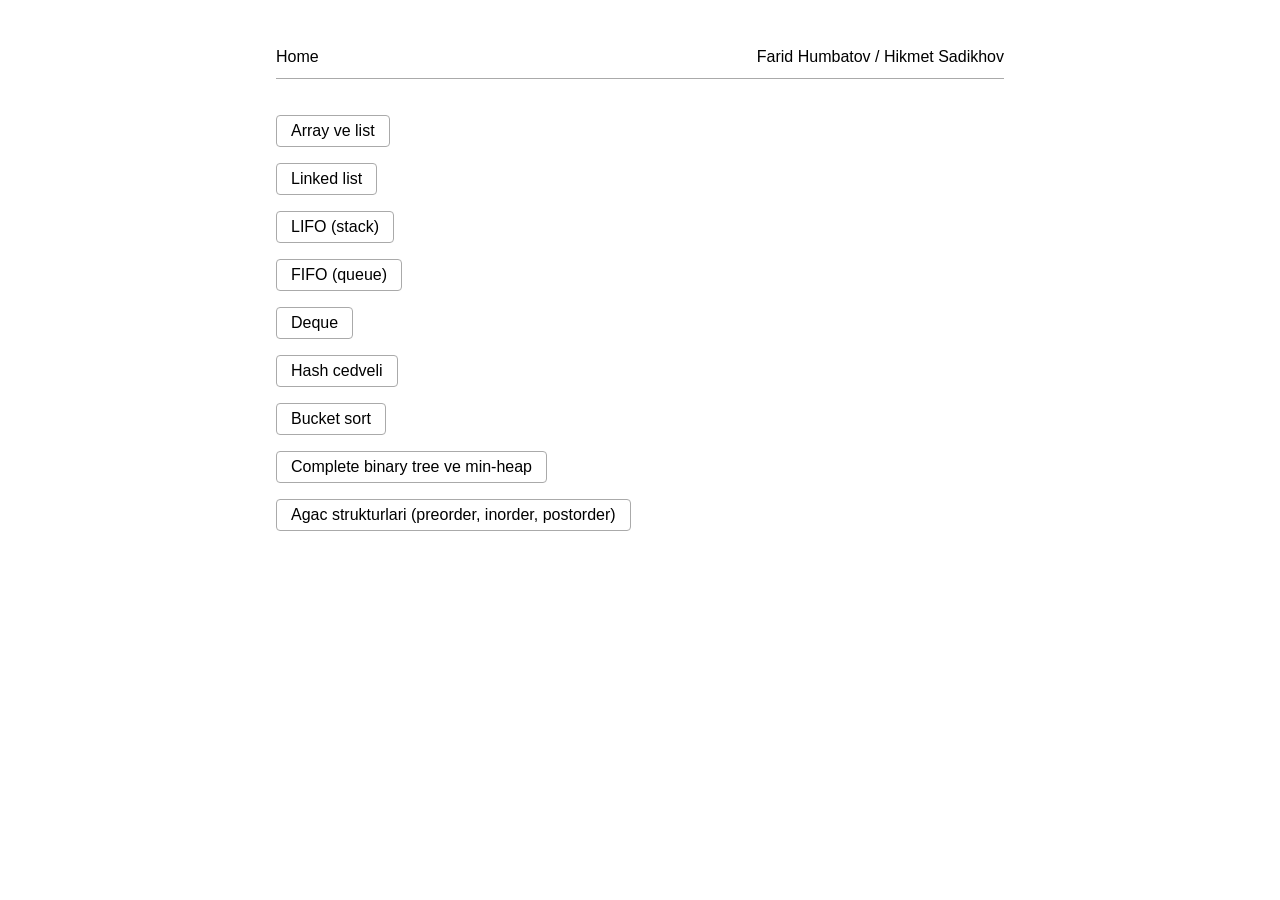
<file: index.html>
<!DOCTYPE html>
<html lang="en">

<head>
  <meta charset="UTF-8">
  <meta name="viewport" content="width=device-width, initial-scale=1.0">
  <link rel="stylesheet" href="style.css">
  <title>Ferdi Fealiyyet</title>
</head>

<body>

  <div class="container">

    <header>
      <p>Home</p> <p>Farid Humbatov / Hikmet Sadikhov</p>
    </header>

    <main>
      <ul>
        <li>
          <a href="array.html">Array ve list</a>
        </li>
        <li>
          <a href="linked-list.html">Linked list</a>
        </li>
        <li>
          <a href="lifo.html">LIFO (stack)</a>
        </li>
        <li>
          <a href="fifo.html">FIFO (queue)</a>
        </li>
        <li>
          <a href="deque.html">Deque</a>
        </li>
        <li>
          <a href="hash-table.html">Hash cedveli</a>
        </li>
        <li>
          <a href="bucket-sort.html">Bucket sort</a>
        </li>
        <li>
          <a href="min-heap.html">Complete binary tree ve min-heap</a>
        </li>
        <li>
          <a href="tree-traversal.html">Agac strukturlari (preorder, inorder, postorder)</a>
        </li>
      </ul>
    </main>

  </div>

</body>

</html>
</file>
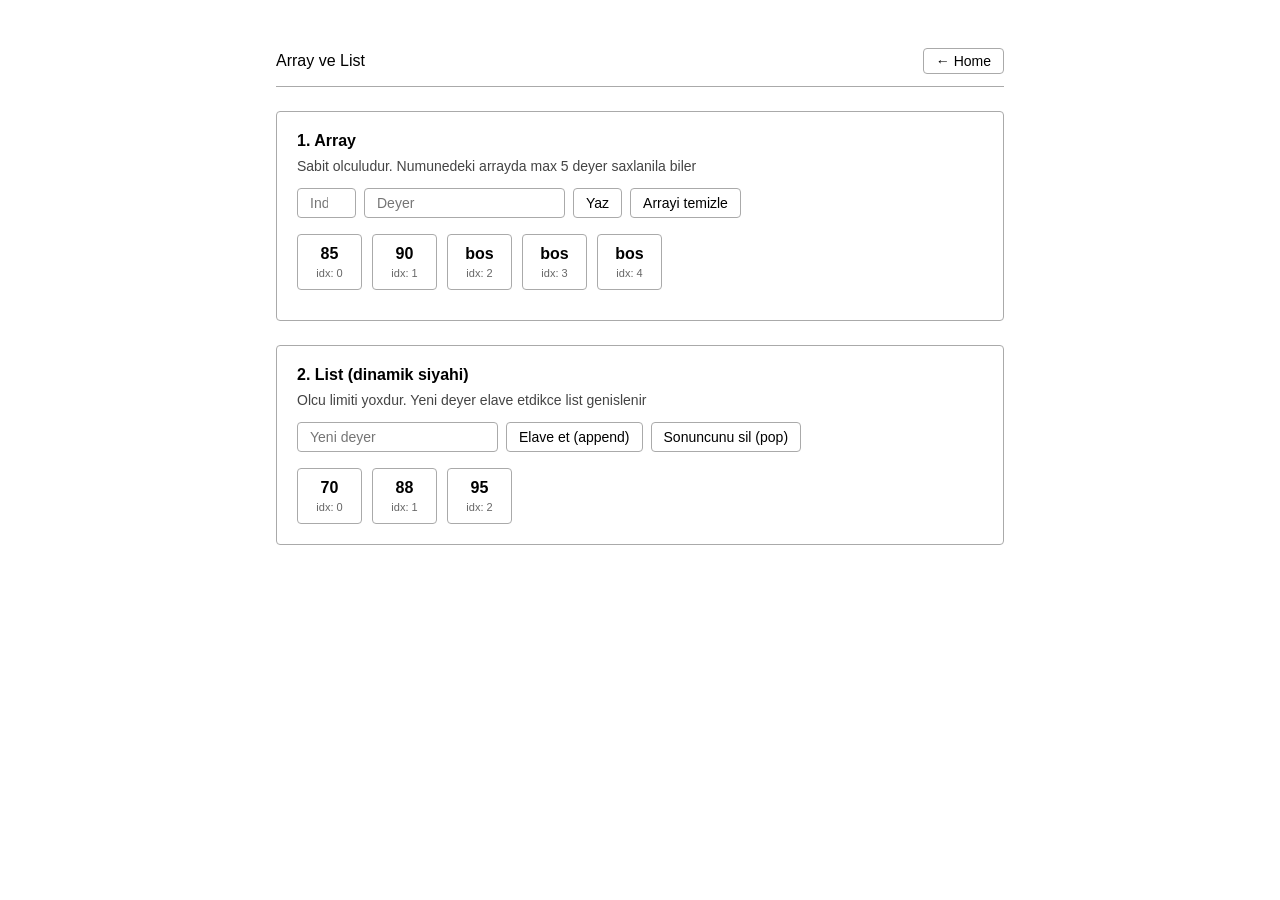
<file: array.html>
<!DOCTYPE html>
<html lang="az">

<head>
    <meta charset="UTF-8">
    <meta name="viewport" content="width=device-width, initial-scale=1.0">
    <link rel="stylesheet" href="style.css">
    <title>Array ve list</title>
</head>

<body>

    <div class="container">

        <header>
            <p>Array ve List</p>
            <a href="index.html">← Home</a>
        </header>

        <main>
            <div class="section">
                <h3>1. Array</h3>
                <p>Sabit olculudur. Numunedeki arrayda max 5 deyer saxlanila biler</p>

                <div class="controls">
                    <input type="number" id="arrIndex" placeholder="Index [0;4]" min="0" max="4">
                    <input type="number" id="arrVal" placeholder="Deyer">
                    <button onclick="setArray()">Yaz</button>
                    <button onclick="clearArray()">Arrayi temizle</button>
                </div>

                <div class="boxes" id="arrayContainer"></div>
                <div class="msg" id="arrMsg"></div>
            </div>

            <div class="section">
                <h3>2. List (dinamik siyahi)</h3>
                <p>Olcu limiti yoxdur. Yeni deyer elave etdikce list genislenir</p>

                <div class="controls">
                    <input type="number" id="listVal" placeholder="Yeni deyer">
                    <button onclick="addList()">Elave et (append)</button>
                    <button onclick="removeList()">Sonuncunu sil (pop)</button>
                </div>

                <div class="boxes" id="listContainer"></div>
            </div>
        </main>

    </div>

    <script>
        let fixedArray = [85, 90, null, null, null];

        function renderArray() {
            const container = document.getElementById("arrayContainer");
            container.innerHTML = "";
            for (let i = 0; i < fixedArray.length; i++) {
                let val = fixedArray[i] !== null ? fixedArray[i] : "bos";
                container.innerHTML += `<div class="box">${val}<span>idx: ${i}</span></div>`;
            }
        }

        function setArray() {
            const idx = parseInt(document.getElementById("arrIndex").value);
            const val = document.getElementById("arrVal").value;
            const msg = document.getElementById("arrMsg");

            if (isNaN(idx) || idx < 0 || idx > 4) {
                msg.innerText = "Index [0-4] arasi olmalidir";
                return;
            }
            if (val === "") return;

            msg.innerText = "";
            fixedArray[idx] = Number(val);
            renderArray();
        }

        function clearArray() {
            fixedArray = [null, null, null, null, null];
            document.getElementById("arrMsg").innerText = "";
            renderArray();
        }

        let dynamicList = [70, 88, 95];

        function renderList() {
            const container = document.getElementById("listContainer");
            container.innerHTML = "";
            dynamicList.forEach((item, index) => {
                container.innerHTML += `<div class="box">${item}<span>idx: ${index}</span></div>`;
            });
        }

        function addList() {
            const val = document.getElementById("listVal").value;
            if (val === "") return;
            dynamicList.push(Number(val));
            document.getElementById("listVal").value = "";
            renderList();
        }

        function removeList() {
            dynamicList.pop();
            renderList();
        }

        renderArray();
        renderList();
    </script>

</body>

</html>
</file>
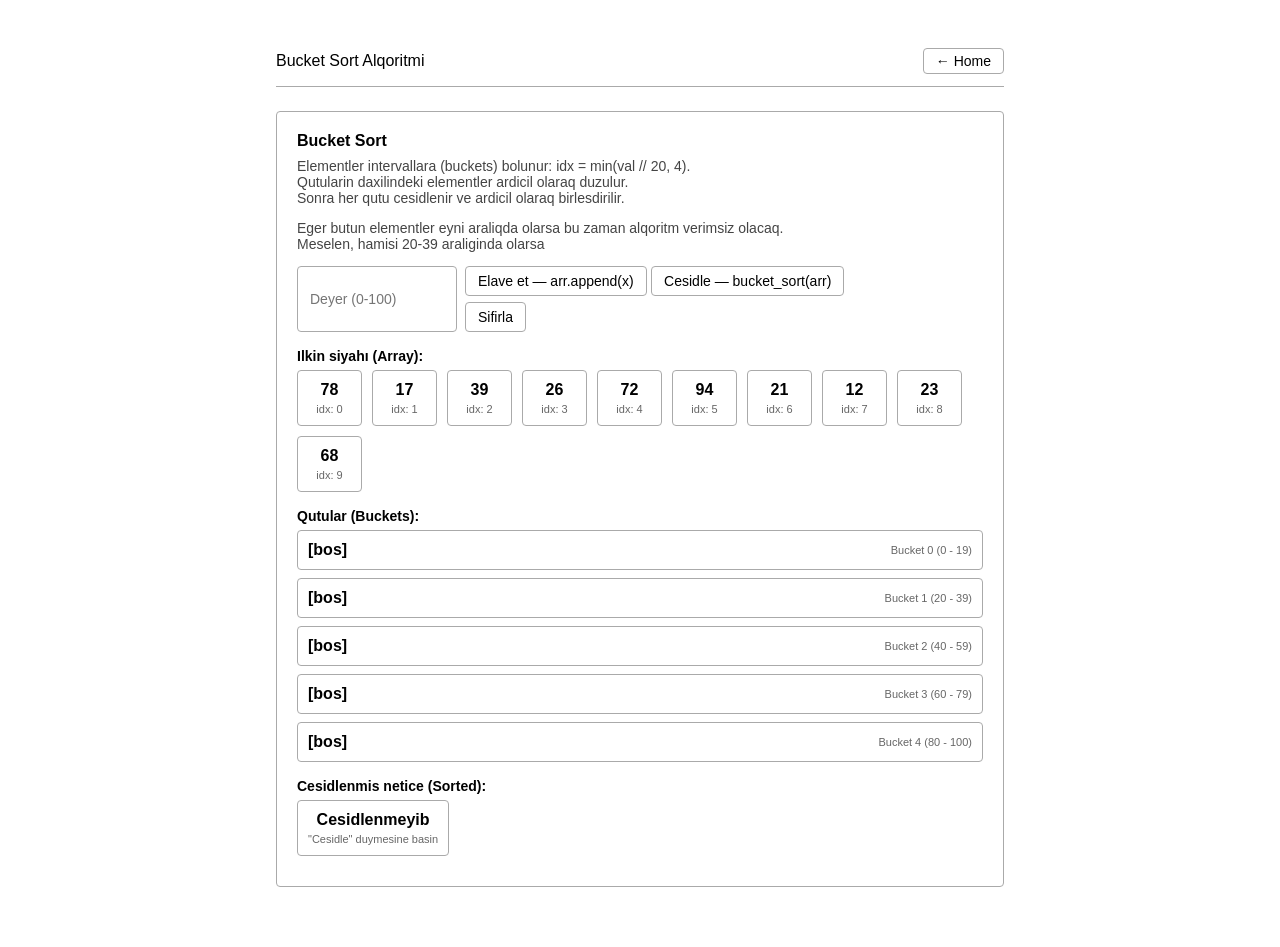
<file: bucket-sort.html>
<!DOCTYPE html>
<html lang="en">

<head>
    <meta charset="UTF-8">
    <meta name="viewport" content="width=device-width, initial-scale=1.0">
    <link rel="stylesheet" href="style.css">
    <title>Bucket Sort</title>
</head>

<body>

    <div class="container">

        <header>
            <p>Bucket Sort Alqoritmi</p>
            <a href="index.html">← Home</a>
        </header>

        <main>
            <div class="section">
                <h3>Bucket Sort</h3>
                <p>Elementler intervallara (buckets) bolunur: <code>idx = min(val // 20, 4)</code>. <br>
                Qutularin daxilindeki elementler ardicil olaraq duzulur. <br>
                Sonra her qutu cesidlenir ve ardicil olaraq birlesdirilir.</p>
                <p>Eger butun elementler eyni araliqda olarsa bu zaman alqoritm verimsiz olacaq. <br> Meselen, hamisi 20-39 araliginda olarsa</p>

                <div class="controls">
                    <input type="number" id="bucketVal" placeholder="Deyer (0-100)" min="0" max="100">
                    <div>
                        <div>
                            <button onclick="addNum()">Elave et — arr.append(x)</button>
                            <button onclick="runBucketSort()">Cesidle — bucket_sort(arr)</button>
                        </div>
                        <div style="margin-top: 6px;">
                            <button onclick="resetArr()">Sifirla</button>
                        </div>
                    </div>
                </div>

                <p style="margin-bottom: 6px; font-weight: bold; color: #000;">Ilkin siyahı (Array):</p>
                <div class="boxes" id="rawContainer" style="margin-bottom: 16px;"></div>

                <p style="margin-bottom: 6px; font-weight: bold; color: #000;">Qutular (Buckets):</p>
                <div class="boxes" id="bucketsContainer" style="flex-direction: column; gap: 8px; margin-bottom: 16px;">
                </div>

                <p style="margin-bottom: 6px; font-weight: bold; color: #000;">Cesidlenmis netice (Sorted):</p>
                <div class="boxes" id="sortedContainer"></div>

                <div class="msg" id="msg"></div>
            </div>
        </main>

    </div>

    <script>
        let rawList = [78, 17, 39, 26, 72, 94, 21, 12, 23, 68];
        let buckets = [[], [], [], [], []];
        let sortedList = [];

        const ranges = ["0 - 19", "20 - 39", "40 - 59", "60 - 79", "80 - 100"];

        function render() {
            const rawEl = document.getElementById("rawContainer");
            rawEl.innerHTML = rawList.length
                ? rawList.map((n, i) => `<div class="box">${n}<span>idx: ${i}</span></div>`).join("")
                : `<div class="box">BOS</div>`;

            const bucketsEl = document.getElementById("bucketsContainer");
            bucketsEl.innerHTML = buckets.map((b, i) => {
                const content = b.length ? b.join(", ") : "bos";
                return `
                    <div class="box" style="text-align: left; display: flex; justify-content: space-between; align-items: center;">
                        <div>[${content}]</div>
                        <span style="margin-top: 0;">Bucket ${i} (${ranges[i]})</span>
                    </div>
                `;
            }).join("");

            const sortedEl = document.getElementById("sortedContainer");
            sortedEl.innerHTML = sortedList.length
                ? sortedList.map((n, i) => `<div class="box">${n}<span>idx: ${i}</span></div>`).join("")
                : `<div class="box">Cesidlenmeyib<span>"Cesidle" duymesine basin</span></div>`;
        }

        function showMsg(text, isError = true) {
            const msgEl = document.getElementById("msg");
            msgEl.style.color = isError ? "#b00" : "#000";
            msgEl.innerText = text;
        }

        function addNum() {
            const input = document.getElementById("bucketVal");
            const val = Number(input.value);
            if (input.value === "" || val < 0 || val > 100) {
                return showMsg("0 ile 100 arasi eded daxil edin.");
            }
            showMsg("");
            rawList.push(val);
            input.value = "";
            buckets = [[], [], [], [], []];
            sortedList = [];
            render();
        }

        function runBucketSort() {
            if (rawList.length === 0) return showMsg("Siyahi bosdur.");
            buckets = [[], [], [], [], []];

            // 1. Elementleri qutulara payla
            for (let num of rawList) {
                let idx = Math.min(Math.floor(num / 20), 4);
                buckets[idx].push(num);
            }

            // 2. Her qutunun icini cesidle ve birlesdir
            sortedList = [];
            for (let b of buckets) {
                b.sort((a, b) => a - b);
                sortedList.push(...b);
            }

            showMsg("Elementler intervallara bolundu, cesidlendi ve birlesdirildi.", false);
            render();
        }

        function resetArr() {
            rawList = [78, 17, 39, 26, 72, 94, 21, 12, 23, 68];
            buckets = [[], [], [], [], []];
            sortedList = [];
            showMsg("");
            render();
        }

        render();
    </script>

</body>

</html>
</file>
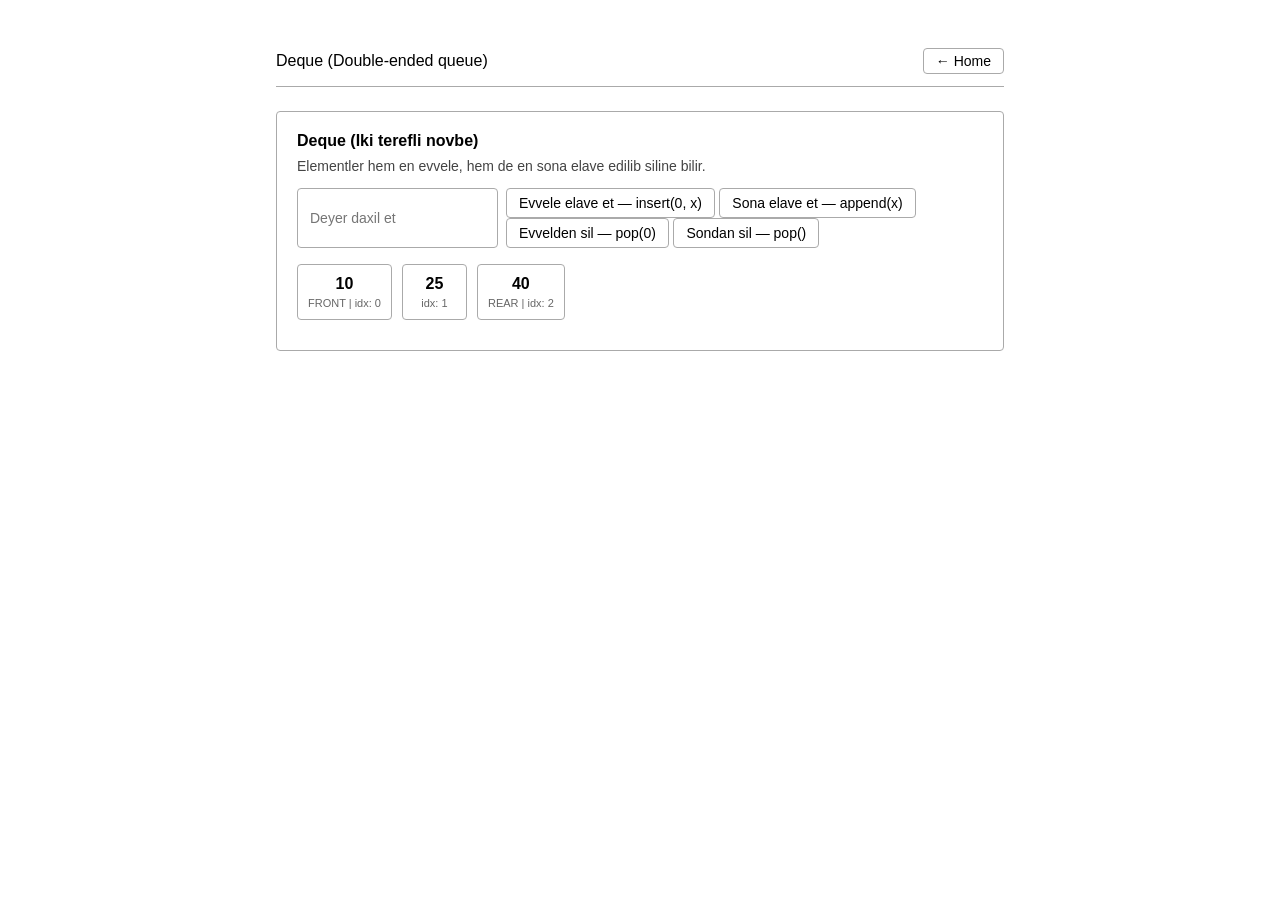
<file: deque.html>
<!DOCTYPE html>
<html lang="en">

<head>
    <meta charset="UTF-8">
    <meta name="viewport" content="width=device-width, initial-scale=1.0">
    <link rel="stylesheet" href="style.css">
    <title>Deque</title>
</head>

<body>

    <div class="container">

        <header>
            <p>Deque (Double-ended queue)</p>
            <a href="index.html">← Home</a>
        </header>

        <main>
            <div class="section">
                <h3>Deque (Iki terefli novbe)</h3>
                <p>Elementler hem en evvele, hem de en sona elave edilib siline bilir.</p>

                <div class="controls">
                    <input type="text" id="dequeVal" placeholder="Deyer daxil et">
                    <div>
                        <div>
                            <button onclick="addFront()">Evvele elave et — insert(0, x)</button>
                            <button onclick="addRear()">Sona elave et — append(x)</button>
                        </div>
                        <div>
                            <button onclick="removeFront()">Evvelden sil — pop(0)</button>
                            <button onclick="removeRear()">Sondan sil — pop()</button>
                        </div>
                    </div>
                </div>

                <div class="boxes" id="dequeContainer"></div>
                <div class="msg" id="msg"></div>
            </div>
        </main>

    </div>

    <script>
        class Deque {
            constructor() {
                this.items = [];
            }

            addFront(element) {
                this.items.unshift(element);
            }

            addRear(element) {
                this.items.push(element);
            }

            removeFront() {
                if (this.isEmpty()) return null;
                return this.items.shift();
            }

            removeRear() {
                if (this.isEmpty()) return null;
                return this.items.pop();
            }

            isEmpty() {
                return this.items.length === 0;
            }
        }

        const deque = new Deque();
        deque.addRear(10);
        deque.addRear(25);
        deque.addRear(40);

        function render() {
            const container = document.getElementById("dequeContainer");
            container.innerHTML = "";

            if (deque.isEmpty()) {
                container.innerHTML = `<div class="box">BOS<span>Deque bosdur</span></div>`;
                return;
            }

            deque.items.forEach((item, index) => {
                let label = `idx: ${index}`;
                if (index === 0 && deque.items.length === 1) {
                    label = `FRONT / REAR | idx: ${index}`;
                } else if (index === 0) {
                    label = `FRONT | idx: ${index}`;
                } else if (index === deque.items.length - 1) {
                    label = `REAR | idx: ${index}`;
                }
                container.innerHTML += `<div class="box">${item}<span>${label}</span></div>`;
            });
        }

        function showMsg(text, isError = true) {
            const msgEl = document.getElementById("msg");
            msgEl.style.color = isError ? "#b00" : "#000";
            msgEl.innerText = text;
        }

        function addFront() {
            const input = document.getElementById("dequeVal");
            if (input.value.trim() === "") return showMsg("Deyer daxil edin");
            showMsg("");
            deque.addFront(input.value.trim());
            input.value = "";
            render();
        }

        function addRear() {
            const input = document.getElementById("dequeVal");
            if (input.value.trim() === "") return showMsg("Deyer daxil edin");
            showMsg("");
            deque.addRear(input.value.trim());
            input.value = "";
            render();
        }

        function removeFront() {
            const removed = deque.removeFront();
            if (removed === null) return showMsg("Deque bosdur.");
            showMsg(`Evvelden silindi: ${removed}`, false);
            render();
        }

        function removeRear() {
            const removed = deque.removeRear();
            if (removed === null) return showMsg("Deque bosdur.");
            showMsg(`Sondan silindi: ${removed}`, false);
            render();
        }

        render();
    </script>

</body>

</html>
</file>
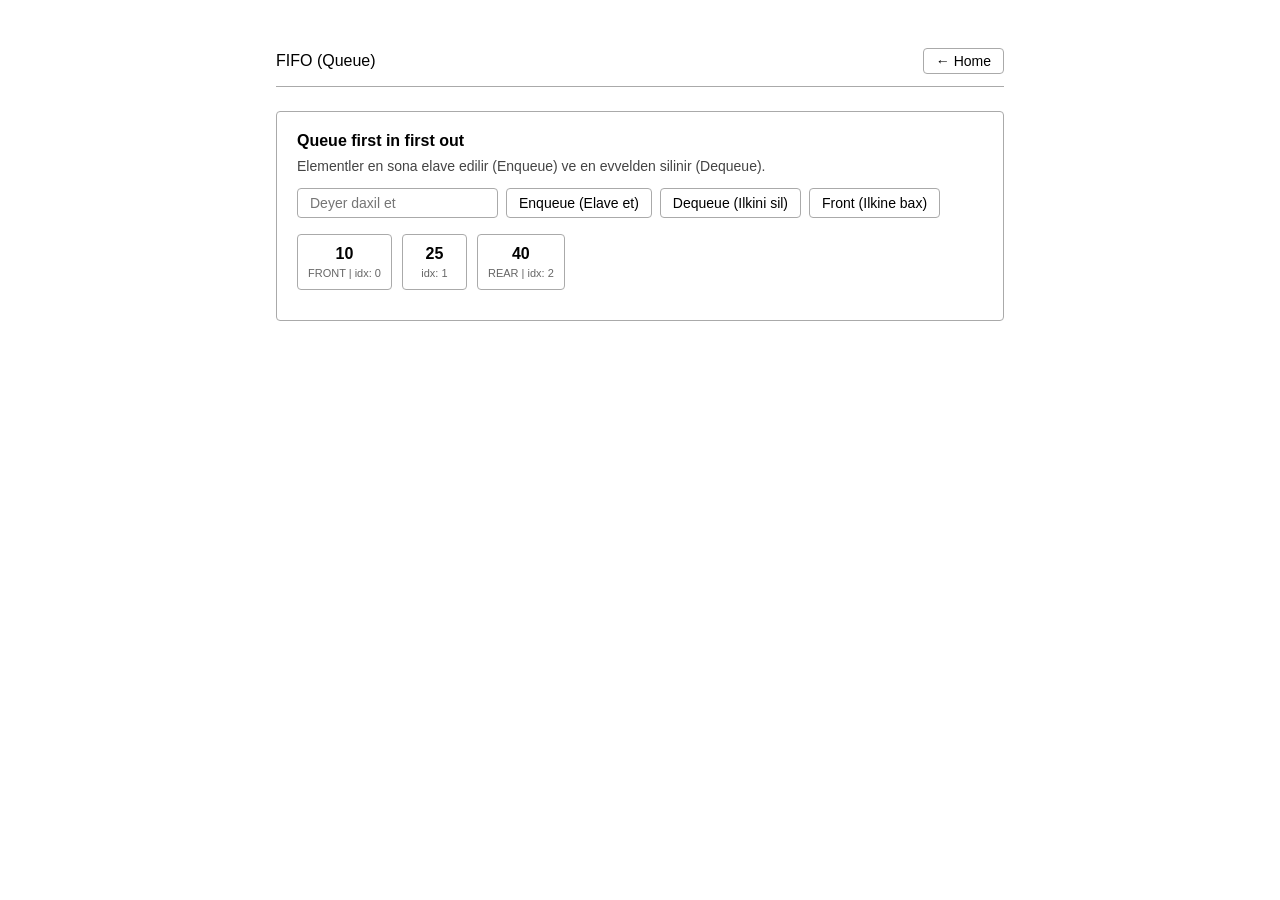
<file: fifo.html>
<!DOCTYPE html>
<html lang="en">

<head>
    <meta charset="UTF-8">
    <meta name="viewport" content="width=device-width, initial-scale=1.0">
    <link rel="stylesheet" href="style.css">
    <title>FIFO (Queue)</title>
</head>

<body>

    <div class="container">

        <header>
            <p>FIFO (Queue)</p>
            <a href="index.html">← Home</a>
        </header>

        <main>
            <div class="section">
                <h3>Queue first in first out</h3>
                <p>Elementler en sona elave edilir (Enqueue) ve en evvelden silinir (Dequeue).</p>

                <div class="controls">
                    <input type="text" id="queueVal" placeholder="Deyer daxil et">
                    <button onclick="enqueueItem()">Enqueue (Elave et)</button>
                    <button onclick="dequeueItem()">Dequeue (Ilkini sil)</button>
                    <button onclick="frontItem()">Front (Ilkine bax)</button>
                </div>

                <div class="boxes" id="queueContainer"></div>
                <div class="msg" id="msg"></div>
            </div>
        </main>

    </div>

    <script>
        class Queue {
            constructor() {
                this.items = [];
            }

            enqueue(element) {
                this.items.push(element);
            }

            dequeue() {
                if (this.isEmpty()) return null;
                return this.items.shift();
            }

            front() {
                if (this.isEmpty()) return null;
                return this.items[0];
            }

            isEmpty() {
                return this.items.length === 0;
            }
        }

        const queue = new Queue();
        queue.enqueue(10);
        queue.enqueue(25);
        queue.enqueue(40);

        function render() {
            const container = document.getElementById("queueContainer");
            container.innerHTML = "";

            if (queue.isEmpty()) {
                container.innerHTML = `<div class="box">BOS<span>Queue bosdur</span></div>`;
                return;
            }

            queue.items.forEach((item, index) => {
                let label = `idx: ${index}`;
                if (index === 0 && queue.items.length === 1) {
                    label = `FRONT / REAR | idx: ${index}`;
                } else if (index === 0) {
                    label = `FRONT | idx: ${index}`;
                } else if (index === queue.items.length - 1) {
                    label = `REAR | idx: ${index}`;
                }
                container.innerHTML += `<div class="box">${item}<span>${label}</span></div>`;
            });
        }

        function showMsg(text, isError = true) {
            const msgEl = document.getElementById("msg");
            msgEl.style.color = isError ? "#b00" : "#000";
            msgEl.innerText = text;
        }

        function enqueueItem() {
            const input = document.getElementById("queueVal");
            if (input.value.trim() === "") return showMsg("Deyer daxil et.");
            showMsg("");
            queue.enqueue(input.value.trim());
            input.value = "";
            render();
        }

        function dequeueItem() {
            const removed = queue.dequeue();
            if (removed === null) return showMsg("Queue bosdur.");
            showMsg(`Silinen element (Dequeue): ${removed}`, false);
            render();
        }

        function frontItem() {
            const first = queue.front();
            if (first === null) return showMsg("Queue bosdur.");
            showMsg(`Ilk element (Front): ${first}`, false);
        }

        render();
    </script>

</body>

</html>
</file>
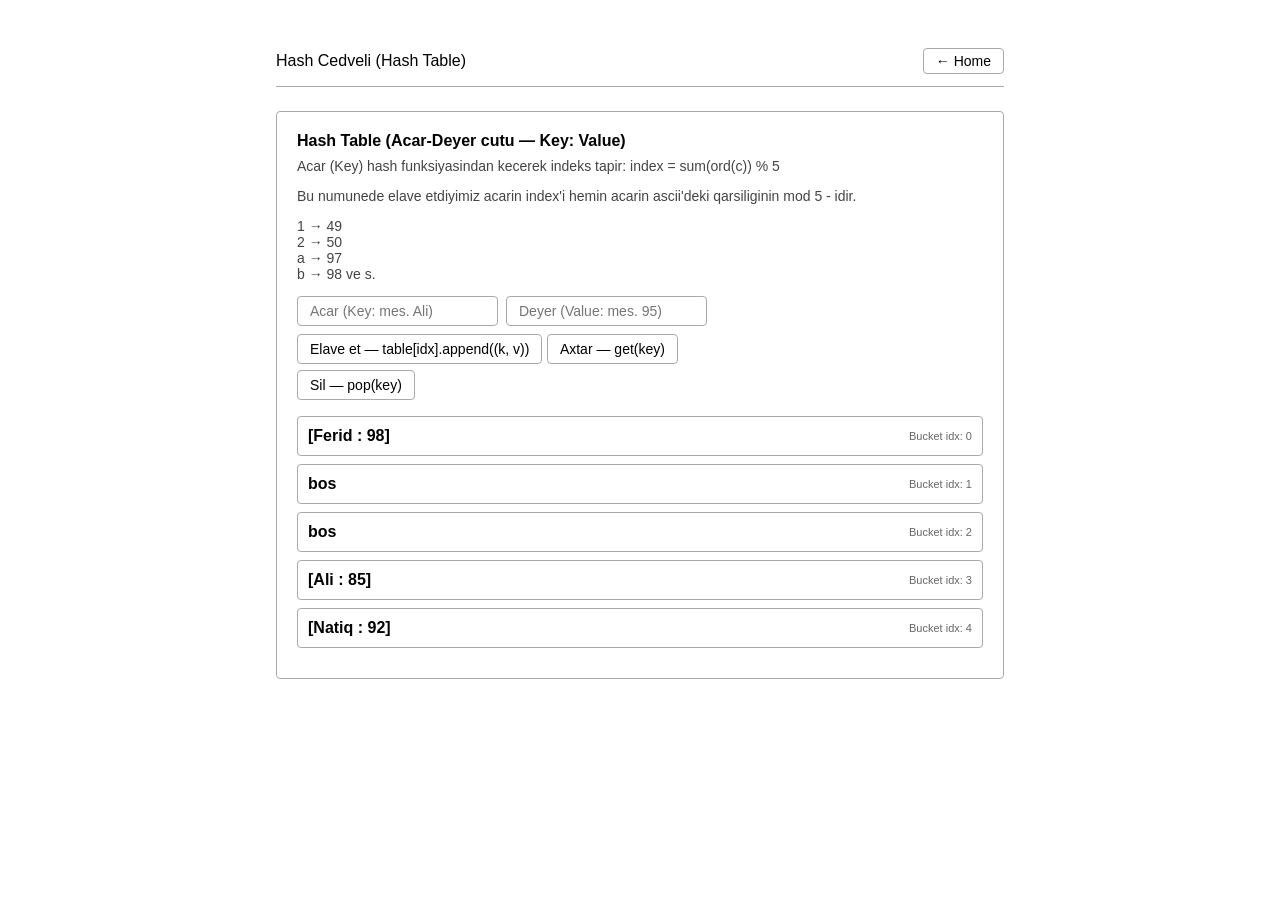
<file: hash-table.html>
<!DOCTYPE html>
<html lang="en">

<head>
    <meta charset="UTF-8">
    <meta name="viewport" content="width=device-width, initial-scale=1.0">
    <link rel="stylesheet" href="style.css">
    <title>Hash Cedveli</title>
</head>

<body>

    <div class="container">

        <header>
            <p>Hash Cedveli (Hash Table)</p>
            <a href="index.html">← Home</a>
        </header>

        <main>
            <div class="section">
                <h3>Hash Table (Acar-Deyer cutu — Key: Value)</h3>
                <p>Acar (Key) hash funksiyasindan kecerek indeks tapir: <code>index = sum(ord(c)) % 5</code></p>
                <p>Bu numunede elave etdiyimiz acarin index'i hemin acarin ascii'deki qarsiliginin mod 5 - idir.</p>
                <p>
                   1 → 49 <br>
                   2 → 50 <br>
                   a → 97 <br>
                   b → 98 ve s.
                </p>

                <div class="controls">
                    <input type="text" id="hashKey" placeholder="Acar (Key: mes. Ali)">
                    <input type="text" id="hashVal" placeholder="Deyer (Value: mes. 95)">
                    <div>
                        <div>
                            <button onclick="insertItem()">Elave et — table[idx].append((k, v))</button>
                            <button onclick="searchItem()">Axtar — get(key)</button>
                        </div>
                        <div style="margin-top: 6px;">
                            <button onclick="removeItem()">Sil — pop(key)</button>
                        </div>
                    </div>
                </div>

                <div class="boxes" id="hashContainer" style="flex-direction: column; gap: 8px;"></div>
                <div class="msg" id="msg"></div>
            </div>
        </main>

    </div>

    <script>
        class HashTable {
            constructor(size = 5) {
                this.size = size;
                this.table = Array.from({ length: size }, () => []);
            }

            _hash(key) {
                let total = 0;
                for (let i = 0; i < key.length; i++) {
                    total += key.charCodeAt(i);
                }
                return total % this.size;
            }

            set(key, value) {
                const index = this._hash(key);
                const bucket = this.table[index];
                for (let i = 0; i < bucket.length; i++) {
                    if (bucket[i][0] === key) {
                        bucket[i][1] = value;
                        return index;
                    }
                }
                bucket.push([key, value]);
                return index;
            }

            get(key) {
                const index = this._hash(key);
                const bucket = this.table[index];
                for (let i = 0; i < bucket.length; i++) {
                    if (bucket[i][0] === key) {
                        return { value: bucket[i][1], index };
                    }
                }
                return null;
            }

            remove(key) {
                const index = this._hash(key);
                const bucket = this.table[index];
                for (let i = 0; i < bucket.length; i++) {
                    if (bucket[i][0] === key) {
                        bucket.splice(i, 1);
                        return index;
                    }
                }
                return null;
            }
        }

        const ht = new HashTable(5);
        ht.set("Ali", 85);
        ht.set("Natiq", 92);
        ht.set("Ferid", 98);

        function render() {
            const container = document.getElementById("hashContainer");
            container.innerHTML = "";

            ht.table.forEach((bucket, index) => {
                const itemsText = bucket.length > 0
                    ? bucket.map(pair => `[${pair[0]} : ${pair[1]}]`).join("  →  ")
                    : "bos";

                container.innerHTML += `
                    <div class="box" style="text-align: left; display: flex; justify-content: space-between; align-items: center;">
                        <div>${itemsText}</div>
                        <span style="margin-top: 0;">Bucket idx: ${index}</span>
                    </div>
                `;
            });
        }

        function showMsg(text, isError = true) {
            const msgEl = document.getElementById("msg");
            msgEl.style.color = isError ? "#b00" : "#000";
            msgEl.innerText = text;
        }

        function insertItem() {
            const keyInput = document.getElementById("hashKey");
            const valInput = document.getElementById("hashVal");
            const key = keyInput.value.trim();
            const val = valInput.value.trim();

            if (key === "" || val === "") return showMsg("Acar ve deyer daxil edin.");
            const idx = ht.set(key, val);
            showMsg(`"${key}" hash olundu -> indeks ${idx} (Collision varsa zencire elave edildi)`, false);
            keyInput.value = "";
            valInput.value = "";
            render();
        }

        function searchItem() {
            const key = document.getElementById("hashKey").value.trim();
            if (key === "") return showMsg("Axtarmaq ucun acar (Key) daxil edin.");
            const res = ht.get(key);
            if (!res) return showMsg(`"${key}" tapilmadi.`);
            showMsg(`Tapildi (indeks ${res.index}): ${key} = ${res.value}`, false);
        }

        function removeItem() {
            const key = document.getElementById("hashKey").value.trim();
            if (key === "") return showMsg("Silmek ucun acar (Key) daxil edin.");
            const idx = ht.remove(key);
            if (idx === null) return showMsg(`"${key}" tapilmadi.`);
            showMsg(`"${key}" indeks ${idx}-den silindi.`, false);
            document.getElementById("hashKey").value = "";
            render();
        }

        render();
    </script>

</body>

</html>
</file>
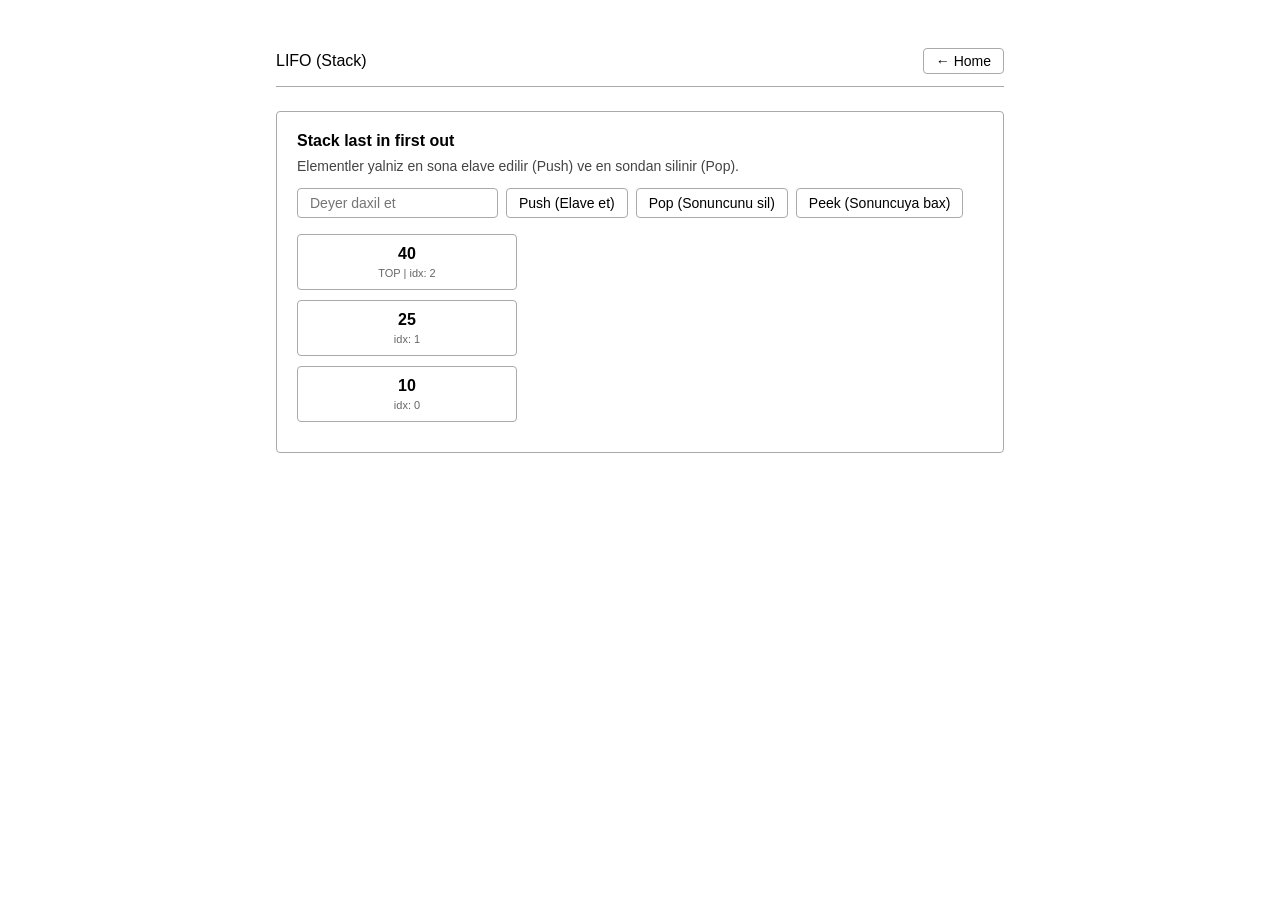
<file: lifo.html>
<!DOCTYPE html>
<html lang="en">

<head>
    <meta charset="UTF-8">
    <meta name="viewport" content="width=device-width, initial-scale=1.0">
    <link rel="stylesheet" href="style.css">
    <title>LIFO (Stack)</title>
</head>

<body>

    <div class="container">

        <header>
            <p>LIFO (Stack)</p>
            <a href="index.html">← Home</a>
        </header>

        <main>
            <div class="section">
                <h3>Stack last in first out</h3>
                <p>Elementler yalniz en sona elave edilir (Push) ve en sondan silinir (Pop).</p>

                <div class="controls">
                    <input type="text" id="stackVal" placeholder="Deyer daxil et">
                    <button onclick="pushItem()">Push (Elave et)</button>
                    <button onclick="popItem()">Pop (Sonuncunu sil)</button>
                    <button onclick="peekItem()">Peek (Sonuncuya bax)</button>
                </div>

                <div class="boxes" id="stackContainer" style="flex-direction: column-reverse; max-width: 220px;"></div>
                <div class="msg" id="msg"></div>
            </div>
        </main>

    </div>

    <script>
        class Stack {
            constructor() {
                this.items = [];
            }

            push(element) {
                this.items.push(element);
            }

            pop() {
                if (this.isEmpty()) return null;
                return this.items.pop();
            }

            peek() {
                if (this.isEmpty()) return null;
                return this.items[this.items.length - 1];
            }

            isEmpty() {
                return this.items.length === 0;
            }
        }

        const stack = new Stack();
        stack.push(10);
        stack.push(25);
        stack.push(40);

        function render() {
            const container = document.getElementById("stackContainer");
            container.innerHTML = "";

            if (stack.isEmpty()) {
                container.innerHTML = `<div class="box">BOS<span>Stack bosdur</span></div>`;
                return;
            }

            stack.items.forEach((item, index) => {
                const isTop = index === stack.items.length - 1;
                const label = isTop ? `TOP | idx: ${index}` : `idx: ${index}`;
                container.innerHTML += `<div class="box">${item}<span>${label}</span></div>`;
            });
        }

        function showMsg(text, isError = true) {
            const msgEl = document.getElementById("msg");
            msgEl.style.color = isError ? "#b00" : "#000";
            msgEl.innerText = text;
        }

        function pushItem() {
            const input = document.getElementById("stackVal");
            if (input.value.trim() === "") return showMsg("Deyer daxil edin.");
            showMsg("");
            stack.push(input.value.trim());
            input.value = "";
            render();
        }

        function popItem() {
            const removed = stack.pop();
            if (removed === null) return showMsg("Stack bosdur.");
            showMsg(`Silinen element (Pop): ${removed}`, false);
            render();
        }

        function peekItem() {
            const top = stack.peek();
            if (top === null) return showMsg("Stack bosdur.");
            showMsg(`Sonuncu element (Peek): ${top}`, false);
        }

        render();
    </script>

</body>

</html>
</file>
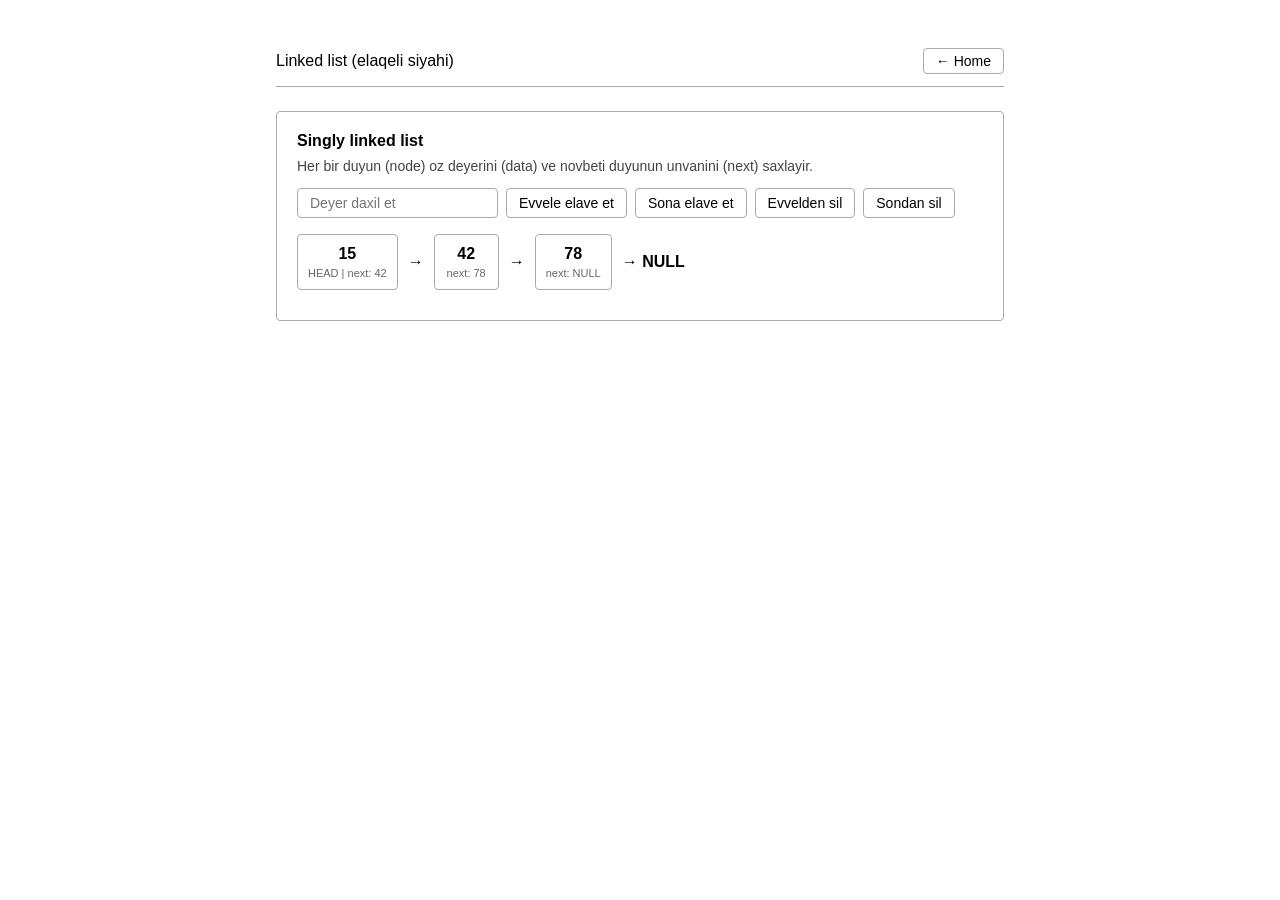
<file: linked-list.html>
<!DOCTYPE html>
<html lang="en">

<head>
    <meta charset="UTF-8">
    <meta name="viewport" content="width=device-width, initial-scale=1.0">
    <link rel="stylesheet" href="style.css">
    <title>Linked List</title>
</head>

<body>

    <div class="container">

        <header>
            <p>Linked list (elaqeli siyahi)</p>
            <a href="index.html">← Home</a>
        </header>

        <main>
            <div class="section">
                <h3>Singly linked list</h3>
                <p>Her bir duyun (node) oz deyerini (data) ve novbeti duyunun unvanini (next) saxlayir.</p>

                <div class="controls">
                    <input type="text" id="nodeVal" placeholder="Deyer daxil et">
                    <button onclick="addFirst()">Evvele elave et</button>
                    <button onclick="addLast()">Sona elave et</button>
                    <button onclick="removeFirst()">Evvelden sil</button>
                    <button onclick="removeLast()">Sondan sil</button>
                </div>

                <div class="boxes" id="listContainer" style="align-items: center;"></div>
                <div class="msg" id="msg"></div>
            </div>
        </main>

    </div>

    <script>
        class Node {
            constructor(data) {
                this.data = data;
                this.next = null;
            }
        }

        class LinkedList {
            constructor() {
                this.head = null;
            }

            prepend(data) {
                const newNode = new Node(data);
                newNode.next = this.head;
                this.head = newNode;
            }

            append(data) {
                const newNode = new Node(data);
                if (!this.head) {
                    this.head = newNode;
                    return;
                }
                let current = this.head;
                while (current.next) {
                    current = current.next;
                }
                current.next = newNode;
            }

            deleteFirst() {
                if (!this.head) return false;
                this.head = this.head.next;
                return true;
            }

            deleteLast() {
                if (!this.head) return false;
                if (!this.head.next) {
                    this.head = null;
                    return true;
                }
                let current = this.head;
                while (current.next.next) {
                    current = current.next;
                }
                current.next = null;
                return true;
            }
        }

        const list = new LinkedList();
        list.append(15);
        list.append(42);
        list.append(78);

        function render() {
            const container = document.getElementById("listContainer");
            container.innerHTML = "";

            let current = list.head;
            if (!current) {
                container.innerHTML = `<div class="box">NULL<span>Siyahi bosdur</span></div>`;
                return;
            }

            let index = 0;
            while (current) {
                const nextText = current.next ? `next: ${current.next.data}` : "next: NULL";
                const label = index === 0 ? `HEAD | ${nextText}` : nextText;

                container.innerHTML += `<div class="box">${current.data}<span>${label}</span></div>`;

                if (current.next) {
                    container.innerHTML += `<div style="font-weight: bold;">→</div>`;
                } else {
                    container.innerHTML += `<div style="font-weight: bold;">→ NULL</div>`;
                }

                current = current.next;
                index++;
            }
        }

        function showMsg(text) {
            document.getElementById("msg").innerText = text;
        }

        function addFirst() {
            const input = document.getElementById("nodeVal");
            if (input.value.trim() === "") return showMsg("Deyer daxil et.");
            showMsg("");
            list.prepend(input.value.trim());
            input.value = "";
            render();
        }

        function addLast() {
            const input = document.getElementById("nodeVal");
            if (input.value.trim() === "") return showMsg("Deyer daxil et.");
            showMsg("");
            list.append(input.value.trim());
            input.value = "";
            render();
        }

        function removeFirst() {
            if (!list.deleteFirst()) return showMsg("Siyahi bosdur.");
            showMsg("");
            render();
        }

        function removeLast() {
            if (!list.deleteLast()) return showMsg("Siyahi bosdur.");
            showMsg("");
            render();
        }

        render();
    </script>

</body>

</html>
</file>
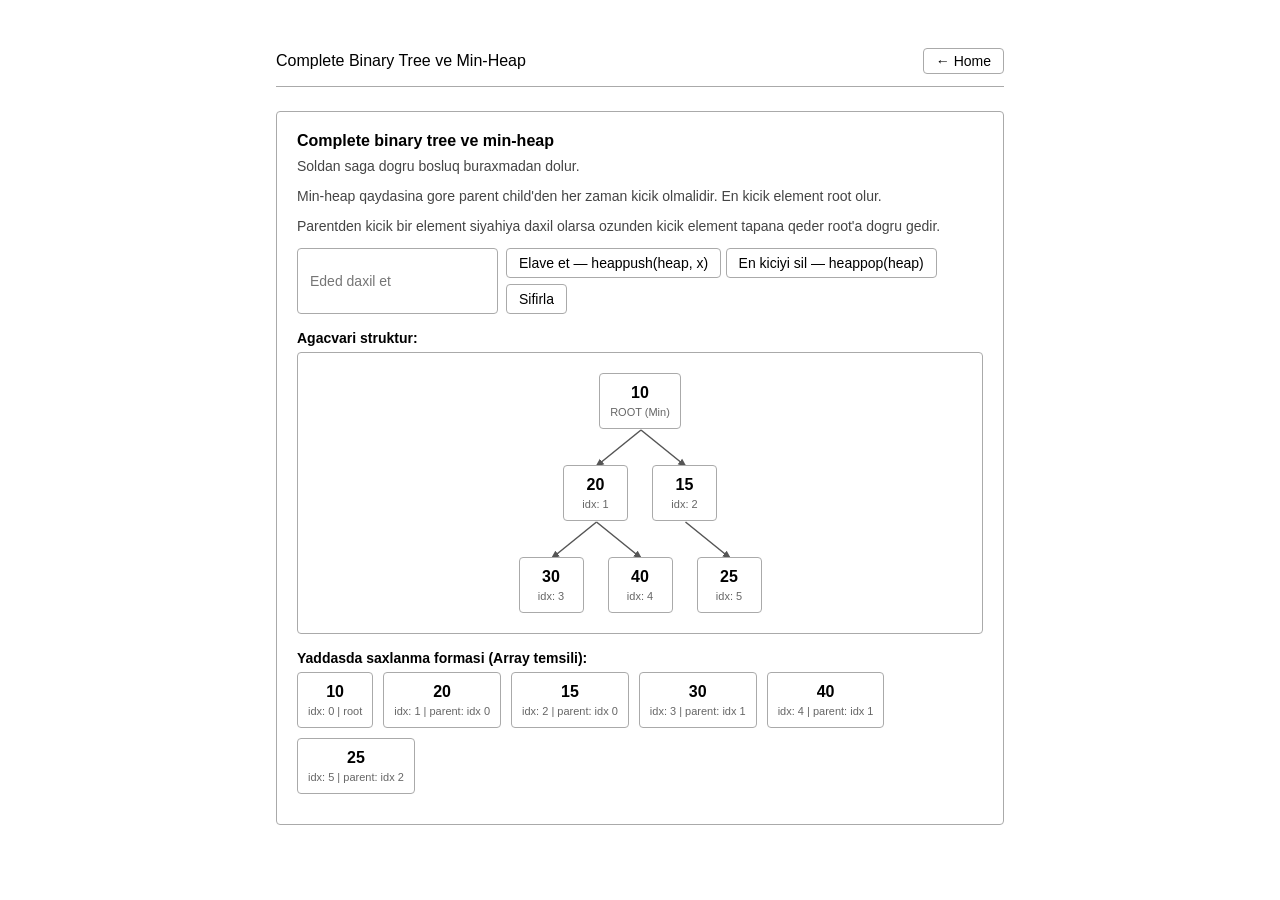
<file: min-heap.html>
<!DOCTYPE html>
<html lang="en">

<head>
    <meta charset="UTF-8">
    <meta name="viewport" content="width=device-width, initial-scale=1.0">
    <link rel="stylesheet" href="style.css">
    <title>Complete Binary Tree ve Min-Heap</title>
</head>

<body>

    <div class="container">

        <header>
            <p>Complete Binary Tree ve Min-Heap</p>
            <a href="index.html">← Home</a>
        </header>

        <main>
            <div class="section">
                <h3>Complete binary tree ve min-heap</h3>
                <p>Soldan saga dogru bosluq buraxmadan dolur.</p>
                <p>Min-heap qaydasina gore parent child'den her zaman kicik olmalidir. En kicik element root olur.</p>
                <p>Parentden kicik bir element siyahiya daxil olarsa ozunden kicik element tapana qeder root'a dogru gedir.</p>

                <div class="controls">
                    <input type="number" id="heapVal" placeholder="Eded daxil et">
                    <div>
                        <div>
                            <button onclick="insertHeap()">Elave et — heappush(heap, x)</button>
                            <button onclick="extractMin()">En kiciyi sil — heappop(heap)</button>
                        </div>
                        <div style="margin-top: 6px;">
                            <button onclick="resetHeap()">Sifirla</button>
                        </div>
                    </div>
                </div>

                <p style="margin-bottom: 6px; font-weight: bold; color: #000;">Agacvari struktur:</p>
                <div id="treeWrapper"
                    style="position: relative; border: 1px solid #aaa; border-radius: 4px; padding: 20px; margin-bottom: 16px;">
                    <svg id="treeLines"
                        style="position: absolute; top: 0; left: 0; width: 100%; height: 100%; pointer-events: none;"></svg>
                    <div id="treeContainer"
                        style="position: relative; z-index: 1; display: flex; flex-direction: column; gap: 36px; align-items: center;">
                    </div>
                </div>

                <p style="margin-bottom: 6px; font-weight: bold; color: #000;">Yaddasda saxlanma formasi (Array
                    temsili):</p>
                <div class="boxes" id="arrayContainer"></div>

                <div class="msg" id="msg"></div>
            </div>
        </main>

    </div>

    <script>
        class MinHeap {
            constructor() {
                this.heap = [];
            }

            insert(val) {
                this.heap.push(val);
                this._heapifyUp(this.heap.length - 1);
            }

            extractMin() {
                if (this.heap.length === 0) return null;
                if (this.heap.length === 1) return this.heap.pop();

                const min = this.heap[0];
                this.heap[0] = this.heap.pop();
                this._heapifyDown(0);
                return min;
            }

            _heapifyUp(index) {
                while (index > 0) {
                    const parentIdx = Math.floor((index - 1) / 2);
                    if (this.heap[index] < this.heap[parentIdx]) {
                        [this.heap[index], this.heap[parentIdx]] = [this.heap[parentIdx], this.heap[index]];
                        index = parentIdx;
                    } else {
                        break;
                    }
                }
            }

            _heapifyDown(index) {
                const len = this.heap.length;
                while (true) {
                    let smallest = index;
                    const left = 2 * index + 1;
                    const right = 2 * index + 2;

                    if (left < len && this.heap[left] < this.heap[smallest]) {
                        smallest = left;
                    }
                    if (right < len && this.heap[right] < this.heap[smallest]) {
                        smallest = right;
                    }
                    if (smallest !== index) {
                        [this.heap[index], this.heap[smallest]] = [this.heap[smallest], this.heap[index]];
                        index = smallest;
                    } else {
                        break;
                    }
                }
            }
        }

        const minHeap = new MinHeap();
        [10, 20, 15, 30, 40, 25].forEach(n => minHeap.insert(n));

        function drawArrows() {
            const svg = document.getElementById("treeLines");
            const wrapper = document.getElementById("treeWrapper");
            const wrapRect = wrapper.getBoundingClientRect();

            svg.innerHTML = `
                <defs>
                    <marker id="arrow" viewBox="0 0 10 10" refX="8" refY="5" markerWidth="6" markerHeight="6" orient="auto">
                        <path d="M 0 1 L 10 5 L 0 9 z" fill="#555" />
                    </marker>
                </defs>
            `;

            for (let i = 1; i < minHeap.heap.length; i++) {
                const parentIdx = Math.floor((i - 1) / 2);
                const parentEl = document.getElementById(`node-${parentIdx}`);
                const childEl = document.getElementById(`node-${i}`);

                if (parentEl && childEl) {
                    const pRect = parentEl.getBoundingClientRect();
                    const cRect = childEl.getBoundingClientRect();

                    const x1 = pRect.left + pRect.width / 2 - wrapRect.left;
                    const y1 = pRect.bottom - wrapRect.top;
                    const x2 = cRect.left + cRect.width / 2 - wrapRect.left;
                    const y2 = cRect.top - wrapRect.top;

                    svg.innerHTML += `<line x1="${x1}" y1="${y1}" x2="${x2}" y2="${y2}" stroke="#555" stroke-width="1.5" marker-end="url(#arrow)" />`;
                }
            }
        }

        function render() {
            const treeEl = document.getElementById("treeContainer");
            const arrEl = document.getElementById("arrayContainer");
            treeEl.innerHTML = "";
            arrEl.innerHTML = "";

            if (minHeap.heap.length === 0) {
                document.getElementById("treeLines").innerHTML = "";
                treeEl.innerHTML = `<div class="box">BOS<span>Agac bosdur</span></div>`;
                arrEl.innerHTML = `<div class="box">BOS</div>`;
                return;
            }

            // 1. Seviyyeler uzre Agac gorunusu (Complete Binary Tree)
            let level = 0;
            let index = 0;
            while (index < minHeap.heap.length) {
                const count = Math.pow(2, level);
                const slice = minHeap.heap.slice(index, index + count);

                let rowHtml = `<div style="display: flex; gap: 24px; justify-content: center; flex-wrap: wrap;">`;
                slice.forEach((val, offset) => {
                    const realIdx = index + offset;
                    const role = realIdx === 0 ? "ROOT (Min)" : `idx: ${realIdx}`;
                    rowHtml += `<div class="box" id="node-${realIdx}" style="background: #fff;">${val}<span>${role}</span></div>`;
                });
                rowHtml += `</div>`;
                treeEl.innerHTML += rowHtml;

                index += count;
                level++;
            }

            // 2. Massiv (Array) gorunusu
            minHeap.heap.forEach((val, i) => {
                const parentInfo = i === 0 ? "root" : `parent: idx ${Math.floor((i - 1) / 2)}`;
                arrEl.innerHTML += `<div class="box">${val}<span>idx: ${i} | ${parentInfo}</span></div>`;
            });

            requestAnimationFrame(drawArrows);
        }

        window.addEventListener("resize", drawArrows);

        function showMsg(text, isError = true) {
            const msgEl = document.getElementById("msg");
            msgEl.style.color = isError ? "#b00" : "#000";
            msgEl.innerText = text;
        }

        function insertHeap() {
            const input = document.getElementById("heapVal");
            if (input.value === "") return showMsg("Eded daxil edin.");
            const val = Number(input.value);
            minHeap.insert(val);
            input.value = "";
            showMsg(`${val} elave edildi ve heapify_up ile oz yerine qalxdi.`, false);
            render();
        }

        function extractMin() {
            const min = minHeap.extractMin();
            if (min === null) return showMsg("Heap bosdur.");
            showMsg(`En kicik element (${min}) silindi, son element koke kecib heapify_down etdi.`, false);
            render();
        }

        function resetHeap() {
            minHeap.heap = [];
            [10, 20, 15, 30, 40, 25].forEach(n => minHeap.insert(n));
            showMsg("");
            render();
        }

        render();
    </script>

</body>

</html>
</file>
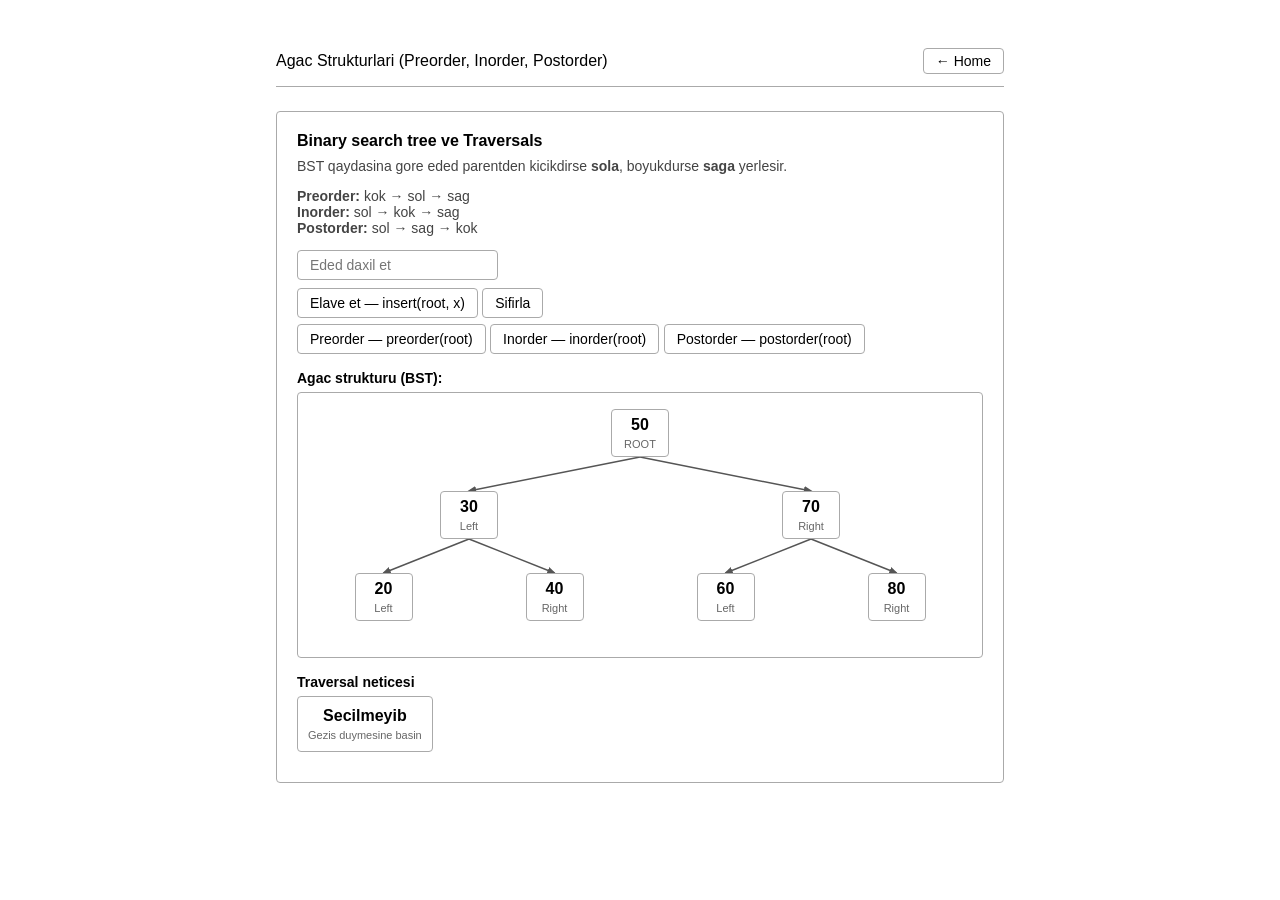
<file: tree-traversal.html>
<!DOCTYPE html>
<html lang="en">

<head>
    <meta charset="UTF-8">
    <meta name="viewport" content="width=device-width, initial-scale=1.0">
    <link rel="stylesheet" href="style.css">
    <title>Agac Strukturlari (Traversal)</title>
</head>

<body>

    <div class="container">

        <header>
            <p>Agac Strukturlari (Preorder, Inorder, Postorder)</p>
            <a href="index.html">← Home</a>
        </header>

        <main>
            <div class="section">
                <h3>Binary search tree ve Traversals</h3>
                <p>BST qaydasina gore eded parentden kicikdirse <strong> sola</strong>, boyukdurse <strong> saga</strong> yerlesir.</p>
                <p>
                    <strong>Preorder:</strong> kok → sol → sag <br>
                    <strong>Inorder:</strong> sol → kok → sag <br>
                    <strong>Postorder:</strong> sol → sag → kok
                </p>

                <div class="controls">
                    <input type="number" id="treeVal" placeholder="Eded daxil et">
                    <div>
                        <div>
                            <button onclick="addNode()">Elave et — insert(root, x)</button>
                            <button onclick="resetTree()">Sifirla</button>
                        </div>
                        <div style="margin-top: 6px;">
                            <button onclick="runTraversal('preorder')">Preorder — preorder(root)</button>
                            <button onclick="runTraversal('inorder')">Inorder — inorder(root)</button>
                            <button onclick="runTraversal('postorder')">Postorder — postorder(root)</button>
                        </div>
                    </div>
                </div>

                <p style="margin-bottom: 6px; font-weight: bold; color: #000;">Agac strukturu (BST):</p>
                <div id="treeWrapper"
                    style="position: relative; border: 1px solid #aaa; border-radius: 4px; width: 100%; height: 340px; margin-bottom: 16px;">
                    <svg id="treeLines"
                        style="position: absolute; top: 0; left: 0; width: 100%; height: 100%; pointer-events: none;"></svg>
                    <div id="treeContainer" style="position: relative; width: 100%; height: 100%;"></div>
                </div>

                <p style="margin-bottom: 6px; font-weight: bold; color: #000;">Traversal neticesi</p>
                <div class="boxes" id="resultContainer"></div>

                <div class="msg" id="msg"></div>
            </div>
        </main>

    </div>

    <script>
        class Node {
            constructor(val) {
                this.val = val;
                this.left = null;
                this.right = null;
            }
        }

        class BST {
            constructor() {
                this.root = null;
            }

            insert(val) {
                const newNode = new Node(val);
                if (!this.root) {
                    this.root = newNode;
                    return true;
                }
                let curr = this.root;
                while (true) {
                    if (val === curr.val) return false;
                    if (val < curr.val) {
                        if (!curr.left) {
                            curr.left = newNode;
                            return true;
                        }
                        curr = curr.left;
                    } else {
                        if (!curr.right) {
                            curr.right = newNode;
                            return true;
                        }
                        curr = curr.right;
                    }
                }
            }

            getDepth(node = this.root) {
                if (!node) return 0;
                return 1 + Math.max(this.getDepth(node.left), this.getDepth(node.right));
            }

            preorder(node = this.root, res = []) {
                if (!node) return res;
                res.push(node.val);
                this.preorder(node.left, res);
                this.preorder(node.right, res);
                return res;
            }

            inorder(node = this.root, res = []) {
                if (!node) return res;
                this.inorder(node.left, res);
                res.push(node.val);
                this.inorder(node.right, res);
                return res;
            }

            postorder(node = this.root, res = []) {
                if (!node) return res;
                this.postorder(node.left, res);
                this.postorder(node.right, res);
                res.push(node.val);
                return res;
            }
        }

        const tree = new BST();
        [50, 30, 70, 20, 40, 60, 80].forEach(n => tree.insert(n));

        function renderTree() {
            const wrapper = document.getElementById("treeWrapper");
            const treeEl = document.getElementById("treeContainer");
            const svg = document.getElementById("treeLines");
            const resEl = document.getElementById("resultContainer");

            treeEl.innerHTML = "";
            resEl.innerHTML = `<div class="box">Secilmeyib<span>Gezis duymesine basin</span></div>`;

            if (!tree.root) {
                svg.innerHTML = "";
                wrapper.style.height = "120px";
                treeEl.innerHTML = `<div class="box" style="margin: 30px auto;">BOS<span>Agac bosdur</span></div>`;
                return;
            }

            const depth = tree.getDepth();
            const levelHeight = 82;
            wrapper.style.height = `${depth * levelHeight + 20}px`;

            const width = wrapper.clientWidth;
            let linesHtml = `
                <defs>
                    <marker id="arrow" viewBox="0 0 10 10" refX="8" refY="5" markerWidth="6" markerHeight="6" orient="auto">
                        <path d="M 0 1 L 10 5 L 0 9 z" fill="#555" />
                    </marker>
                </defs>
            `;

            function drawNode(node, x, y, offsetX, side) {
                if (!node) return;

                const boxW = 58;
                const boxH = 48;

                if (node.left) {
                    const childX = x - offsetX;
                    const childY = y + levelHeight;
                    linesHtml += `<line x1="${x}" y1="${y + boxH}" x2="${childX}" y2="${childY}" stroke="#555" stroke-width="1.5" marker-end="url(#arrow)" />`;
                    drawNode(node.left, childX, childY, offsetX / 2, "Left");
                }

                if (node.right) {
                    const childX = x + offsetX;
                    const childY = y + levelHeight;
                    linesHtml += `<line x1="${x}" y1="${y + boxH}" x2="${childX}" y2="${childY}" stroke="#555" stroke-width="1.5" marker-end="url(#arrow)" />`;
                    drawNode(node.right, childX, childY, offsetX / 2, "Right");
                }

                treeEl.innerHTML += `
                    <div class="box" style="position: absolute; left: ${x - boxW / 2}px; top: ${y}px; width: ${boxW}px; min-width: ${boxW}px; padding: 6px 4px; background: #fff;">
                        ${node.val}<span>${side}</span>
                    </div>
                `;
            }

            drawNode(tree.root, width / 2, 16, width / 4, "ROOT");
            svg.innerHTML = linesHtml;
        }

        function showMsg(text, isError = true) {
            const msgEl = document.getElementById("msg");
            msgEl.style.color = isError ? "#b00" : "#000";
            msgEl.innerText = text;
        }

        function addNode() {
            const input = document.getElementById("treeVal");
            if (input.value === "") return showMsg("Eded daxil edin.");
            const val = Number(input.value);
            const added = tree.insert(val);
            if (added === false) return showMsg("Eded agacda movcuddur.");
            input.value = "";
            showMsg(`${val} elave edildi.`, false);
            renderTree();
        }

        function runTraversal(type) {
            let result = [];
            let title = "";

            if (type === "preorder") {
                result = tree.preorder();
                title = "Preorder (kok → sol → sag)";
            } else if (type === "inorder") {
                result = tree.inorder();
                title = "Inorder (sol → kok → sag)";
            } else if (type === "postorder") {
                result = tree.postorder();
                title = "Postorder (sol → sag → kok)";
            }

            const resEl = document.getElementById("resultContainer");
            resEl.innerHTML = result.map((val, i) => `<div class="box">${val}<span>addim: ${i + 1}</span></div>`).join("");
            showMsg(`${title}: [${result.join(", ")}]`, false);
        }

        function resetTree() {
            tree.root = null;
            [50, 30, 70, 20, 40, 60, 80].forEach(n => tree.insert(n));
            showMsg("");
            renderTree();
        }

        window.addEventListener("resize", renderTree);
        renderTree();
    </script>

</body>

</html>
</file>
<file: style.css>
* {
    margin: 0;
    padding: 0;
    box-sizing: border-box;
    font-family: sans-serif;
    user-select: none;
    -webkit-user-drag: none;
}

html,
body {
    width: 100%;
    min-height: 100dvh;
    display: flex;
    flex-direction: column;
    align-items: center;
}

.container {
    width: 100%;
    max-width: 800px;
    padding: 36px;
}

header {
    border-bottom: 1px solid #aaa;
    padding: 12px 0;
    display: flex;
    justify-content: space-between;
    align-items: center;
    margin-bottom: 24px;
}

header a {
    text-decoration: none;
    color: #000;
    border: 1px solid #aaa;
    padding: 4px 12px;
    border-radius: 4px;
    font-size: 14px;
    transition: .2s all ease-in-out;
}

ul {
    padding: 12px 0;
    display: flex;
    flex-direction: column;
    gap: 16px;
}

ul li {
    list-style: none;
}

ul li a {
    text-decoration: none;
    color: #000;
    border: 1px solid #aaa;
    padding: 6px 14px;
    border-radius: 4px;
    display: inline-block;
    transition: .2s all cubic-bezier(0.215, 0.610, 0.355, 1);
}

.section {
    border: 1px solid #aaa;
    border-radius: 4px;
    padding: 20px;
    margin-bottom: 24px;
}

.section h3 {
    margin-bottom: 8px;
    font-size: 16px;
}

.section p {
    font-size: 14px;
    color: #444;
    margin-bottom: 14px;
}

.controls {
    display: flex;
    gap: 8px;
    flex-wrap: wrap;
    margin-bottom: 16px;
}

input,
button {
    padding: 6px 12px;
    border: 1px solid #aaa;
    border-radius: 4px;
    background: #fff;
    font-size: 14px;
}

button {
    cursor: pointer;
}

button:hover,
ul li a:hover,
header a:hover {
    background-color: #e7e7e7;
    box-shadow: 0px 2px 2px #000;
}

.boxes {
    display: flex;
    gap: 10px;
    flex-wrap: wrap;
}

.box {
    min-width: 65px;
    padding: 10px;
    border: 1px solid #aaa;
    border-radius: 4px;
    text-align: center;
    font-weight: bold;
}

.box span {
    display: block;
    font-size: 11px;
    font-weight: normal;
    color: #666;
    margin-top: 4px;
}

.msg {
    font-size: 13px;
    color: #b00;
    margin-top: 10px;
}

input:focus {
    border: 1px solid #000;
    outline: 1px solid transparent;
}

#bucketVal {
    width: 160px;
}
</file>
